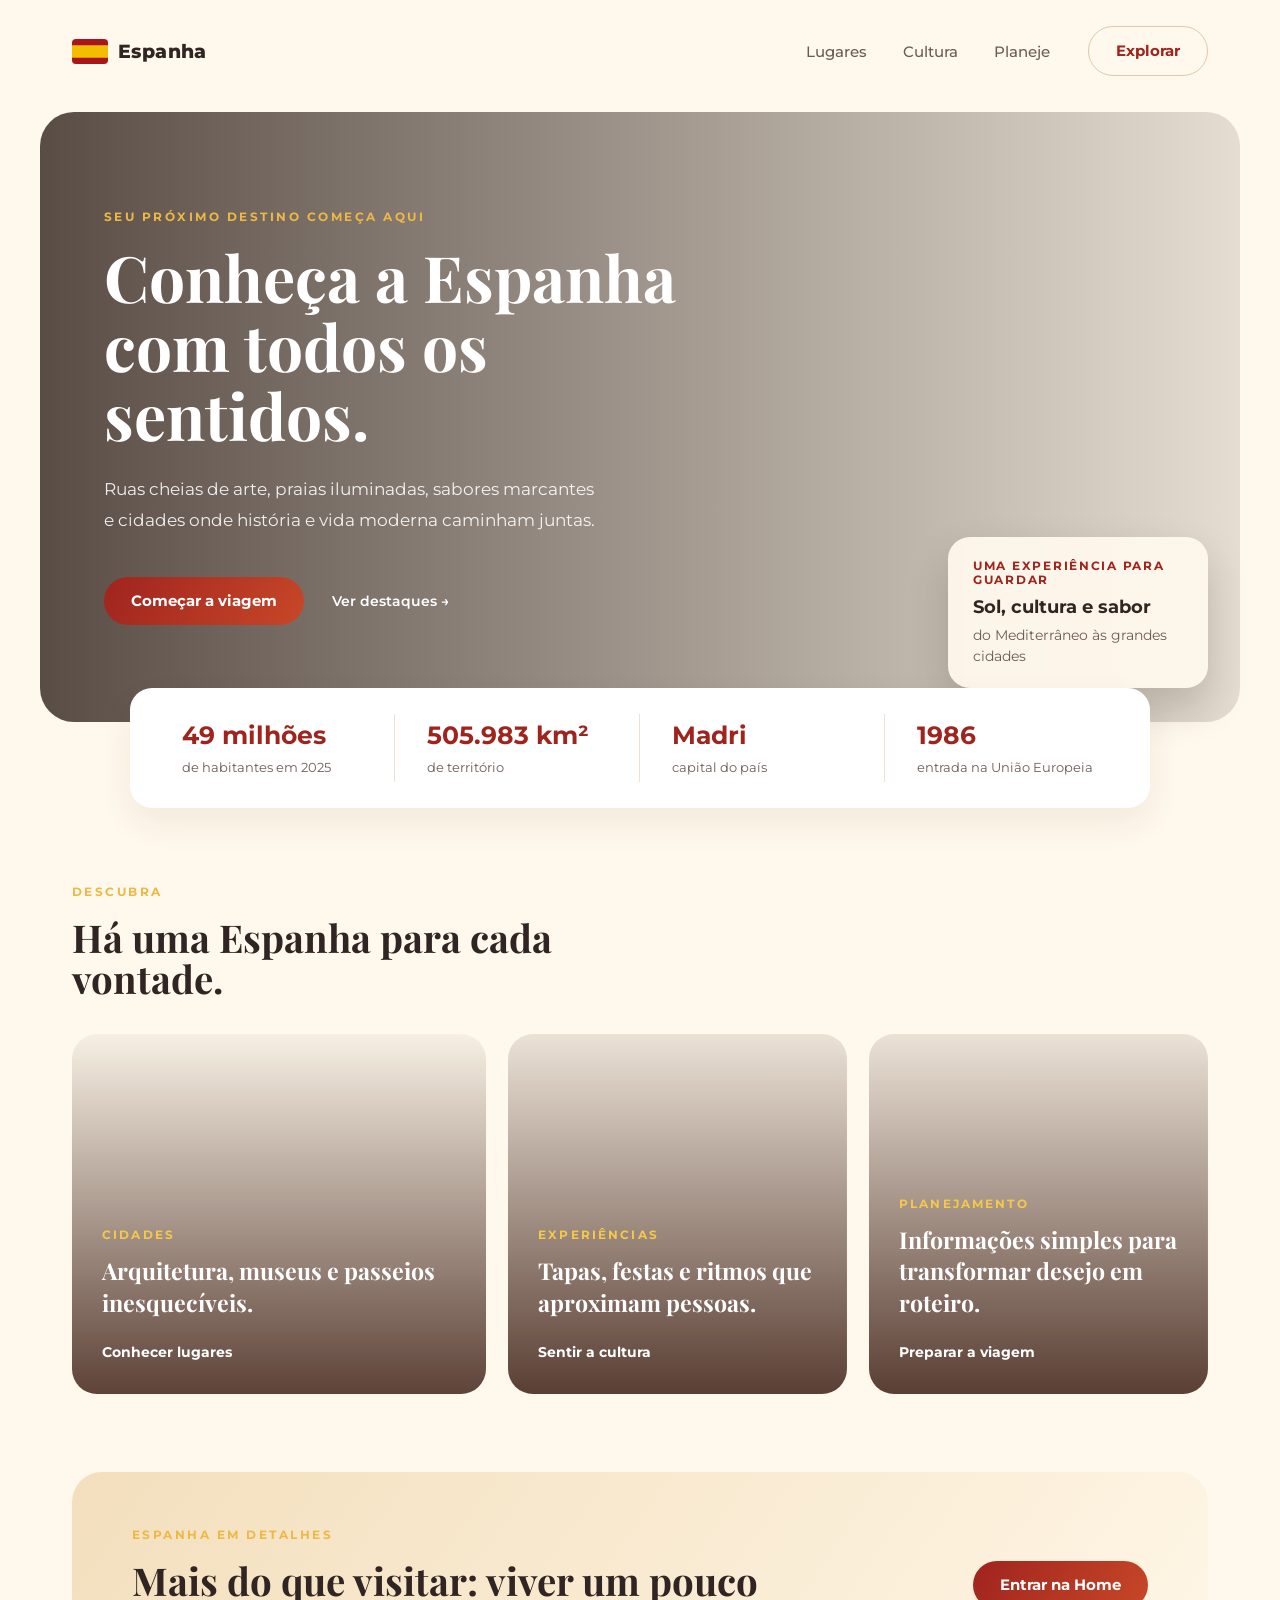
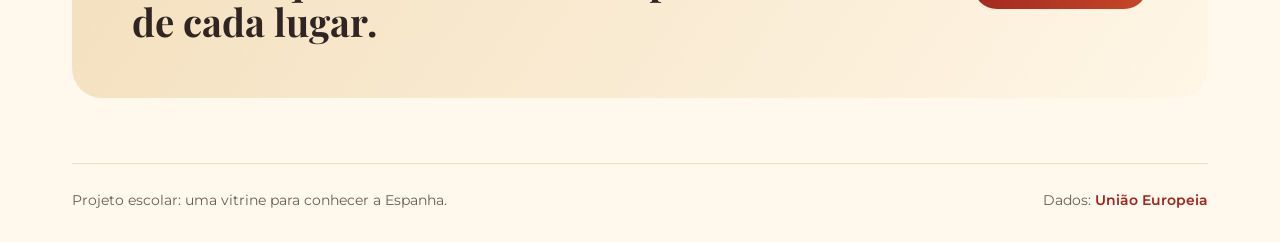
<file: landing/index.html>
<!DOCTYPE html>
<html lang="pt-BR">
    <head>
        <meta charset="UTF-8">
        <meta name="viewport" content="width=device-width, initial-scale=1.0">
        <title>Espanha | Uma viagem para sentir</title>
        <link href="https://fonts.googleapis.com/css2?family=Montserrat:wght@400;500;600;700;800&family=Playfair+Display:wght@700&display=swap" rel="stylesheet">
        <link rel="stylesheet" href="index.css">
    </head>
    <body>
        <header class="cabecalho">
            <a href="index.html" class="marca">
                <img src="../imagens/bandeira-espanha.svg" alt="Bandeira da Espanha" class="bandeira">
                Espanha
            </a>

            <nav class="menu">
                <a href="../pages/lugares.html">Lugares</a>
                <a href="../pages/influencias.html">Cultura</a>
                <a href="../pages/viajar.html">Planeje</a>
            </nav>

            <a href="../pages/home.html" class="botao botao-claro">Explorar</a>
        </header>

        <main>
            <section class="hero">
                <div class="hero-conteudo">
                    <p class="destaque">Seu próximo destino começa aqui</p>
                    <h1>Conheça a Espanha com todos os sentidos.</h1>
                    <p class="descricao">
                        Ruas cheias de arte, praias iluminadas, sabores marcantes
                        e cidades onde história e vida moderna caminham juntas.
                    </p>

                    <div class="acoes">
                        <a href="../pages/home.html" class="botao botao-principal">
                            Começar a viagem
                        </a>
                        <a href="#descubra" class="link-seta">Ver destaques &rarr;</a>
                    </div>
                </div>

                <div class="cartao-flutuante">
                    <p>Uma experiência para guardar</p>
                    <strong>Sol, cultura e sabor</strong>
                    <span>do Mediterrâneo às grandes cidades</span>
                </div>
            </section>

            <section class="numeros" aria-label="Dados da Espanha">
                <article>
                    <strong>49 milhões</strong>
                    <span>de habitantes em 2025</span>
                </article>
                <article>
                    <strong>505.983 km²</strong>
                    <span>de território</span>
                </article>
                <article>
                    <strong>Madri</strong>
                    <span>capital do país</span>
                </article>
                <article>
                    <strong>1986</strong>
                    <span>entrada na União Europeia</span>
                </article>
            </section>

            <section class="descubra" id="descubra">
                <div class="titulo-secao">
                    <p class="destaque">Descubra</p>
                    <h2>Há uma Espanha para cada vontade.</h2>
                </div>

                <div class="vitrines">
                    <article class="vitrine vitrine-cidades">
                        <p>Cidades</p>
                        <h3>Arquitetura, museus e passeios inesquecíveis.</h3>
                        <a href="../pages/lugares.html">Conhecer lugares</a>
                    </article>

                    <article class="vitrine vitrine-sabores">
                        <p>Experiências</p>
                        <h3>Tapas, festas e ritmos que aproximam pessoas.</h3>
                        <a href="../pages/influencias.html">Sentir a cultura</a>
                    </article>

                    <article class="vitrine vitrine-planejamento">
                        <p>Planejamento</p>
                        <h3>Informações simples para transformar desejo em roteiro.</h3>
                        <a href="../pages/viajar.html">Preparar a viagem</a>
                    </article>
                </div>
            </section>

            <section class="convite">
                <div>
                    <p class="destaque">Espanha em detalhes</p>
                    <h2>Mais do que visitar: viver um pouco de cada lugar.</h2>
                </div>
                <a href="../pages/home.html" class="botao botao-principal">Entrar na Home</a>
            </section>
        </main>

        <footer class="rodape">
            <p>Projeto escolar: uma vitrine para conhecer a Espanha.</p>
            <p>
                Dados:
                <a href="https://european-union.europa.eu/principles-countries-history/eu-countries/spain_pt" target="_blank" rel="noopener noreferrer">
                    União Europeia
                </a>
            </p>
        </footer>
    </body>
</html>
</file>
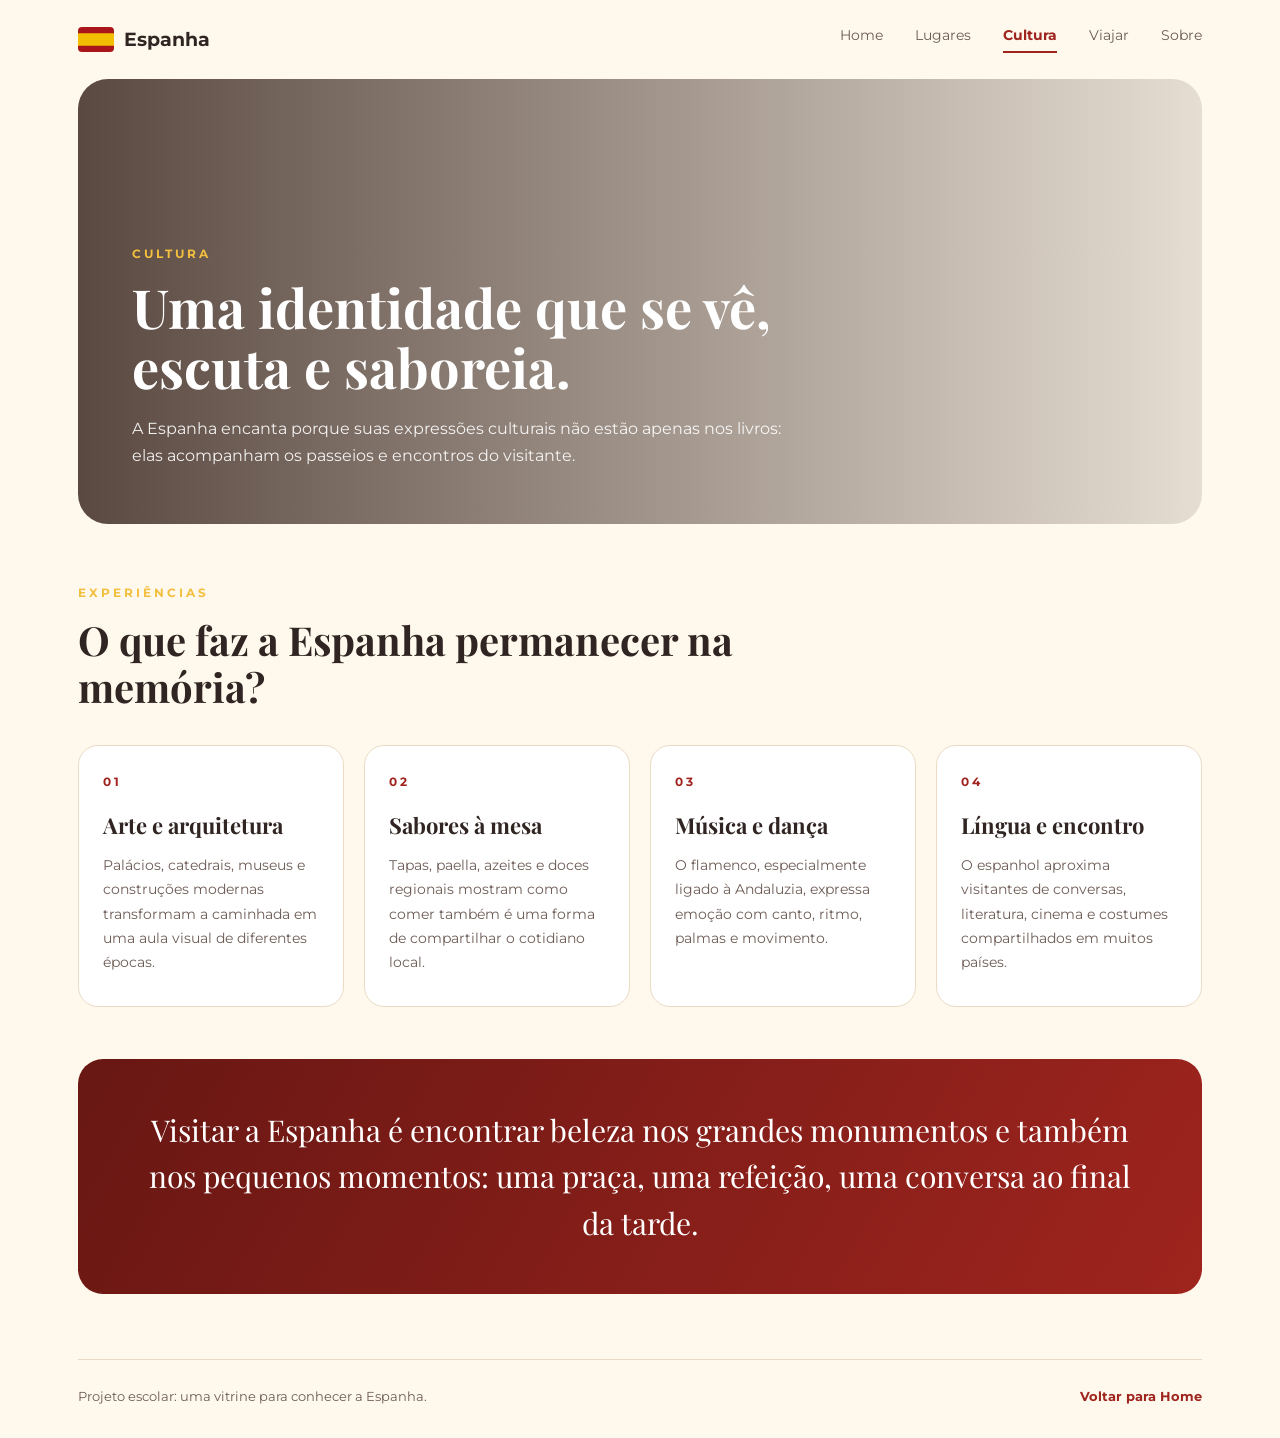
<file: pages/influencias.html>
<!DOCTYPE html>
<html lang="pt-BR">
    <head>
        <meta charset="UTF-8">
        <meta name="viewport" content="width=device-width, initial-scale=1.0">
        <title>Espanha | Cultura</title>
        <link href="https://fonts.googleapis.com/css2?family=Montserrat:wght@400;500;600;700;800&family=Playfair+Display:wght@700&display=swap" rel="stylesheet">
        <link rel="stylesheet" href="influencias.css">
    </head>
    <body>
        <header class="cabecalho">
            <a href="../landing/index.html" class="marca">
                <img src="../imagens/bandeira-espanha.svg" alt="Bandeira da Espanha" class="bandeira">
                Espanha
            </a>

            <nav class="menu">
                <a href="home.html">Home</a>
                <a href="lugares.html">Lugares</a>
                <a class="ativo" href="influencias.html">Cultura</a>
                <a href="viajar.html">Viajar</a>
                <a href="sobre.html">Sobre</a>
            </nav>
        </header>

        <main>
            <section class="hero-interno hero-cultura">
                <div>
                    <p class="etiqueta">Cultura</p>
                    <h1>Uma identidade que se vê, escuta e saboreia.</h1>
                    <p>
                        A Espanha encanta porque suas expressões culturais não estão
                        apenas nos livros: elas acompanham os passeios e encontros do visitante.
                    </p>
                </div>
            </section>

            <section class="introducao">
                <p class="etiqueta">Experiências</p>
                <h2>O que faz a Espanha permanecer na memória?</h2>
            </section>

            <section class="experiencias">
                <article>
                    <span class="numero">01</span>
                    <h3>Arte e arquitetura</h3>
                    <p>
                        Palácios, catedrais, museus e construções modernas transformam
                        a caminhada em uma aula visual de diferentes épocas.
                    </p>
                </article>
                <article>
                    <span class="numero">02</span>
                    <h3>Sabores à mesa</h3>
                    <p>
                        Tapas, paella, azeites e doces regionais mostram como comer
                        também é uma forma de compartilhar o cotidiano local.
                    </p>
                </article>
                <article>
                    <span class="numero">03</span>
                    <h3>Música e dança</h3>
                    <p>
                        O flamenco, especialmente ligado à Andaluzia, expressa
                        emoção com canto, ritmo, palmas e movimento.
                    </p>
                </article>
                <article>
                    <span class="numero">04</span>
                    <h3>Língua e encontro</h3>
                    <p>
                        O espanhol aproxima visitantes de conversas, literatura,
                        cinema e costumes compartilhados em muitos países.
                    </p>
                </article>
            </section>

            <section class="frase">
                <p>
                    Visitar a Espanha é encontrar beleza nos grandes monumentos
                    e também nos pequenos momentos: uma praça, uma refeição,
                    uma conversa ao final da tarde.
                </p>
            </section>
        </main>

        <footer class="rodape">
            <p>Projeto escolar: uma vitrine para conhecer a Espanha.</p>
            <a href="home.html">Voltar para Home</a>
        </footer>
    </body>
</html>
</file>
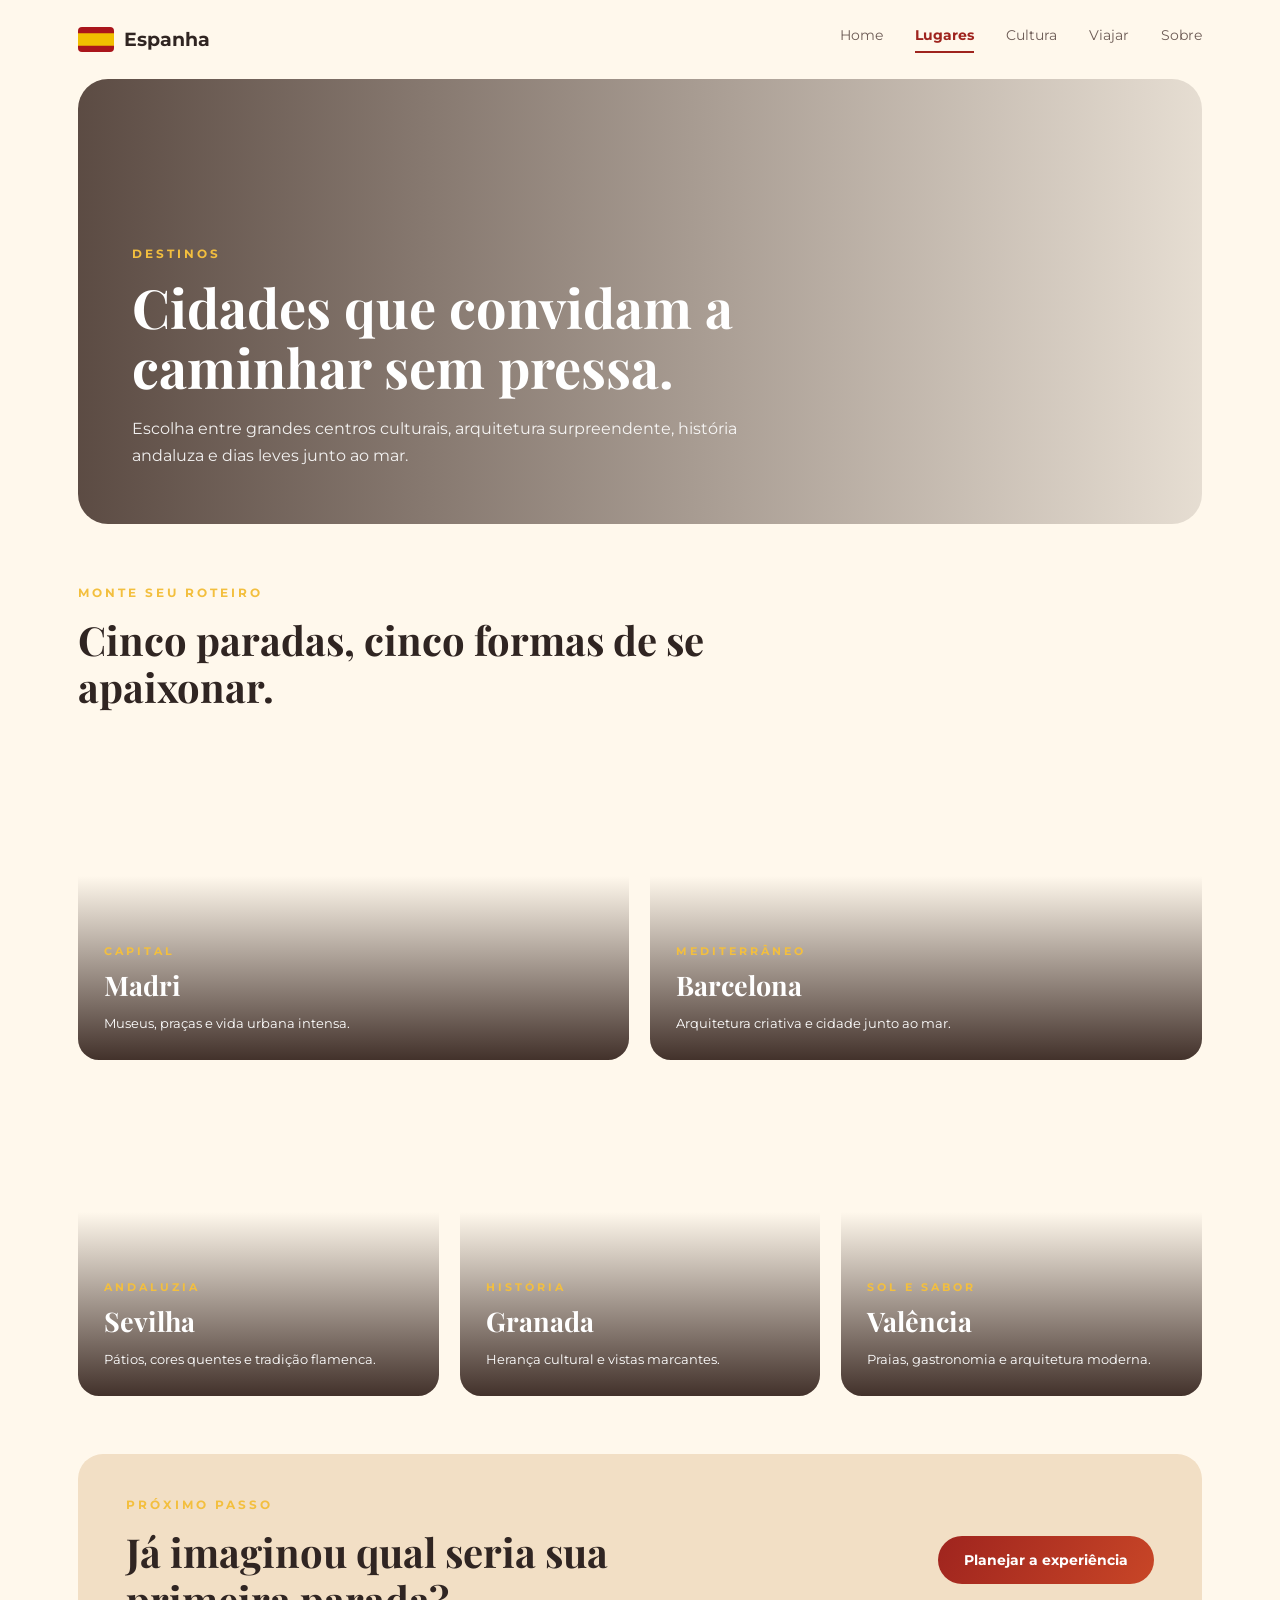
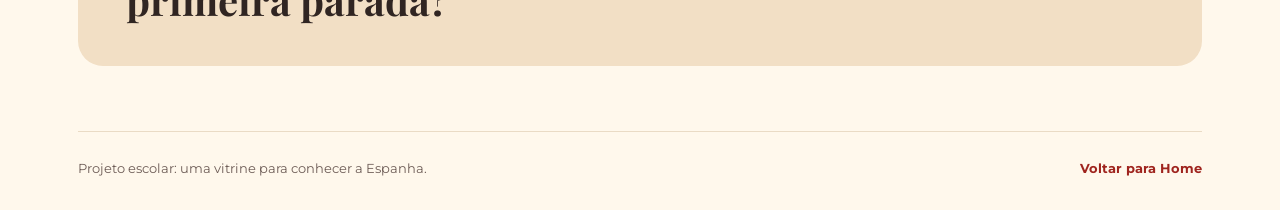
<file: pages/lugares.html>
<!DOCTYPE html>
<html lang="pt-BR">
    <head>
        <meta charset="UTF-8">
        <meta name="viewport" content="width=device-width, initial-scale=1.0">
        <title>Espanha | Lugares</title>
        <link href="https://fonts.googleapis.com/css2?family=Montserrat:wght@400;500;600;700;800&family=Playfair+Display:wght@700&display=swap" rel="stylesheet">
        <link rel="stylesheet" href="lugares.css">
    </head>
    <body>
        <header class="cabecalho">
            <a href="../landing/index.html" class="marca">
                <img src="../imagens/bandeira-espanha.svg" alt="Bandeira da Espanha" class="bandeira">
                Espanha
            </a>

            <nav class="menu">
                <a href="home.html">Home</a>
                <a class="ativo" href="lugares.html">Lugares</a>
                <a href="influencias.html">Cultura</a>
                <a href="viajar.html">Viajar</a>
                <a href="sobre.html">Sobre</a>
            </nav>
        </header>

        <main>
            <section class="hero-interno hero-lugares">
                <div>
                    <p class="etiqueta">Destinos</p>
                    <h1>Cidades que convidam a caminhar sem pressa.</h1>
                    <p>
                        Escolha entre grandes centros culturais, arquitetura surpreendente,
                        história andaluza e dias leves junto ao mar.
                    </p>
                </div>
            </section>

            <section class="introducao">
                <p class="etiqueta">Monte seu roteiro</p>
                <h2>Cinco paradas, cinco formas de se apaixonar.</h2>
            </section>

            <section class="destinos">
                <article class="destino destino-madri">
                    <div>
                        <p>Capital</p>
                        <h3>Madri</h3>
                        <span>Museus, praças e vida urbana intensa.</span>
                    </div>
                </article>

                <article class="destino destino-barcelona">
                    <div>
                        <p>Mediterrâneo</p>
                        <h3>Barcelona</h3>
                        <span>Arquitetura criativa e cidade junto ao mar.</span>
                    </div>
                </article>

                <article class="destino destino-sevilha">
                    <div>
                        <p>Andaluzia</p>
                        <h3>Sevilha</h3>
                        <span>Pátios, cores quentes e tradição flamenca.</span>
                    </div>
                </article>

                <article class="destino destino-granada">
                    <div>
                        <p>História</p>
                        <h3>Granada</h3>
                        <span>Herança cultural e vistas marcantes.</span>
                    </div>
                </article>

                <article class="destino destino-valencia">
                    <div>
                        <p>Sol e sabor</p>
                        <h3>Valência</h3>
                        <span>Praias, gastronomia e arquitetura moderna.</span>
                    </div>
                </article>
            </section>

            <section class="chamada">
                <div>
                    <p class="etiqueta">Próximo passo</p>
                    <h2>Já imaginou qual seria sua primeira parada?</h2>
                </div>
                <a class="botao" href="viajar.html">Planejar a experiência</a>
            </section>
        </main>

        <footer class="rodape">
            <p>Projeto escolar: uma vitrine para conhecer a Espanha.</p>
            <a href="home.html">Voltar para Home</a>
        </footer>
    </body>
</html>
</file>
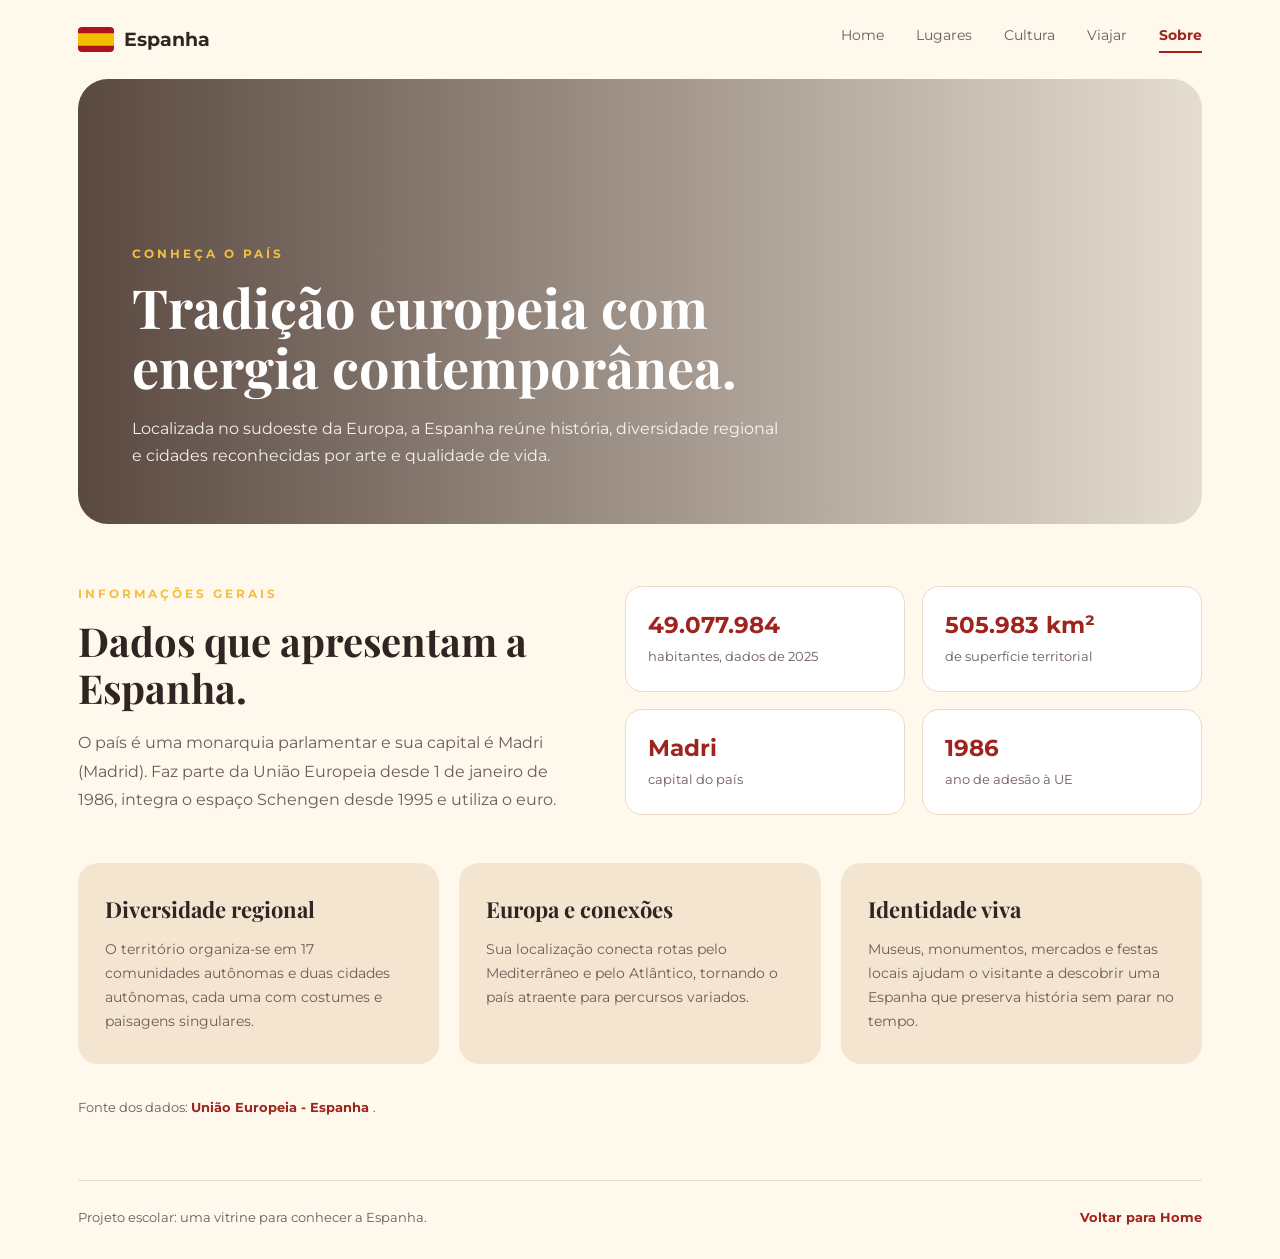
<file: pages/sobre.html>
<!DOCTYPE html>
<html lang="pt-BR">
    <head>
        <meta charset="UTF-8">
        <meta name="viewport" content="width=device-width, initial-scale=1.0">
        <title>Espanha | Sobre o país</title>
        <link href="https://fonts.googleapis.com/css2?family=Montserrat:wght@400;500;600;700;800&family=Playfair+Display:wght@700&display=swap" rel="stylesheet">
        <link rel="stylesheet" href="sobre.css">
    </head>
    <body>
        <header class="cabecalho">
            <a href="../landing/index.html" class="marca">
                <img src="../imagens/bandeira-espanha.svg" alt="Bandeira da Espanha" class="bandeira">
                Espanha
            </a>

            <nav class="menu">
                <a href="home.html">Home</a>
                <a href="lugares.html">Lugares</a>
                <a href="influencias.html">Cultura</a>
                <a href="viajar.html">Viajar</a>
                <a class="ativo" href="sobre.html">Sobre</a>
            </nav>
        </header>

        <main>
            <section class="hero-interno hero-sobre">
                <div>
                    <p class="etiqueta">Conheça o país</p>
                    <h1>Tradição europeia com energia contemporânea.</h1>
                    <p>
                        Localizada no sudoeste da Europa, a Espanha reúne história,
                        diversidade regional e cidades reconhecidas por arte e qualidade de vida.
                    </p>
                </div>
            </section>

            <section class="conteudo-duplo">
                <div>
                    <p class="etiqueta">Informações gerais</p>
                    <h2>Dados que apresentam a Espanha.</h2>
                    <p class="paragrafo">
                        O país é uma monarquia parlamentar e sua capital é Madri
                        (Madrid). Faz parte da União Europeia desde 1 de janeiro de 1986,
                        integra o espaço Schengen desde 1995 e utiliza o euro.
                    </p>
                </div>

                <div class="dados">
                    <article>
                        <strong>49.077.984</strong>
                        <p>habitantes, dados de 2025</p>
                    </article>
                    <article>
                        <strong>505.983 km²</strong>
                        <p>de superfície territorial</p>
                    </article>
                    <article>
                        <strong>Madri</strong>
                        <p>capital do país</p>
                    </article>
                    <article>
                        <strong>1986</strong>
                        <p>ano de adesão à UE</p>
                    </article>
                </div>
            </section>

            <section class="cartoes-informacao">
                <article>
                    <h3>Diversidade regional</h3>
                    <p>
                        O território organiza-se em 17 comunidades autônomas e
                        duas cidades autônomas, cada uma com costumes e paisagens singulares.
                    </p>
                </article>
                <article>
                    <h3>Europa e conexões</h3>
                    <p>
                        Sua localização conecta rotas pelo Mediterrâneo e pelo Atlântico,
                        tornando o país atraente para percursos variados.
                    </p>
                </article>
                <article>
                    <h3>Identidade viva</h3>
                    <p>
                        Museus, monumentos, mercados e festas locais ajudam o visitante
                        a descobrir uma Espanha que preserva história sem parar no tempo.
                    </p>
                </article>
            </section>

            <p class="fonte">
                Fonte dos dados:
                <a href="https://european-union.europa.eu/principles-countries-history/eu-countries/spain_pt" target="_blank" rel="noopener noreferrer">
                    União Europeia - Espanha
                </a>.
            </p>
        </main>

        <footer class="rodape">
            <p>Projeto escolar: uma vitrine para conhecer a Espanha.</p>
            <a href="home.html">Voltar para Home</a>
        </footer>
    </body>
</html>
</file>
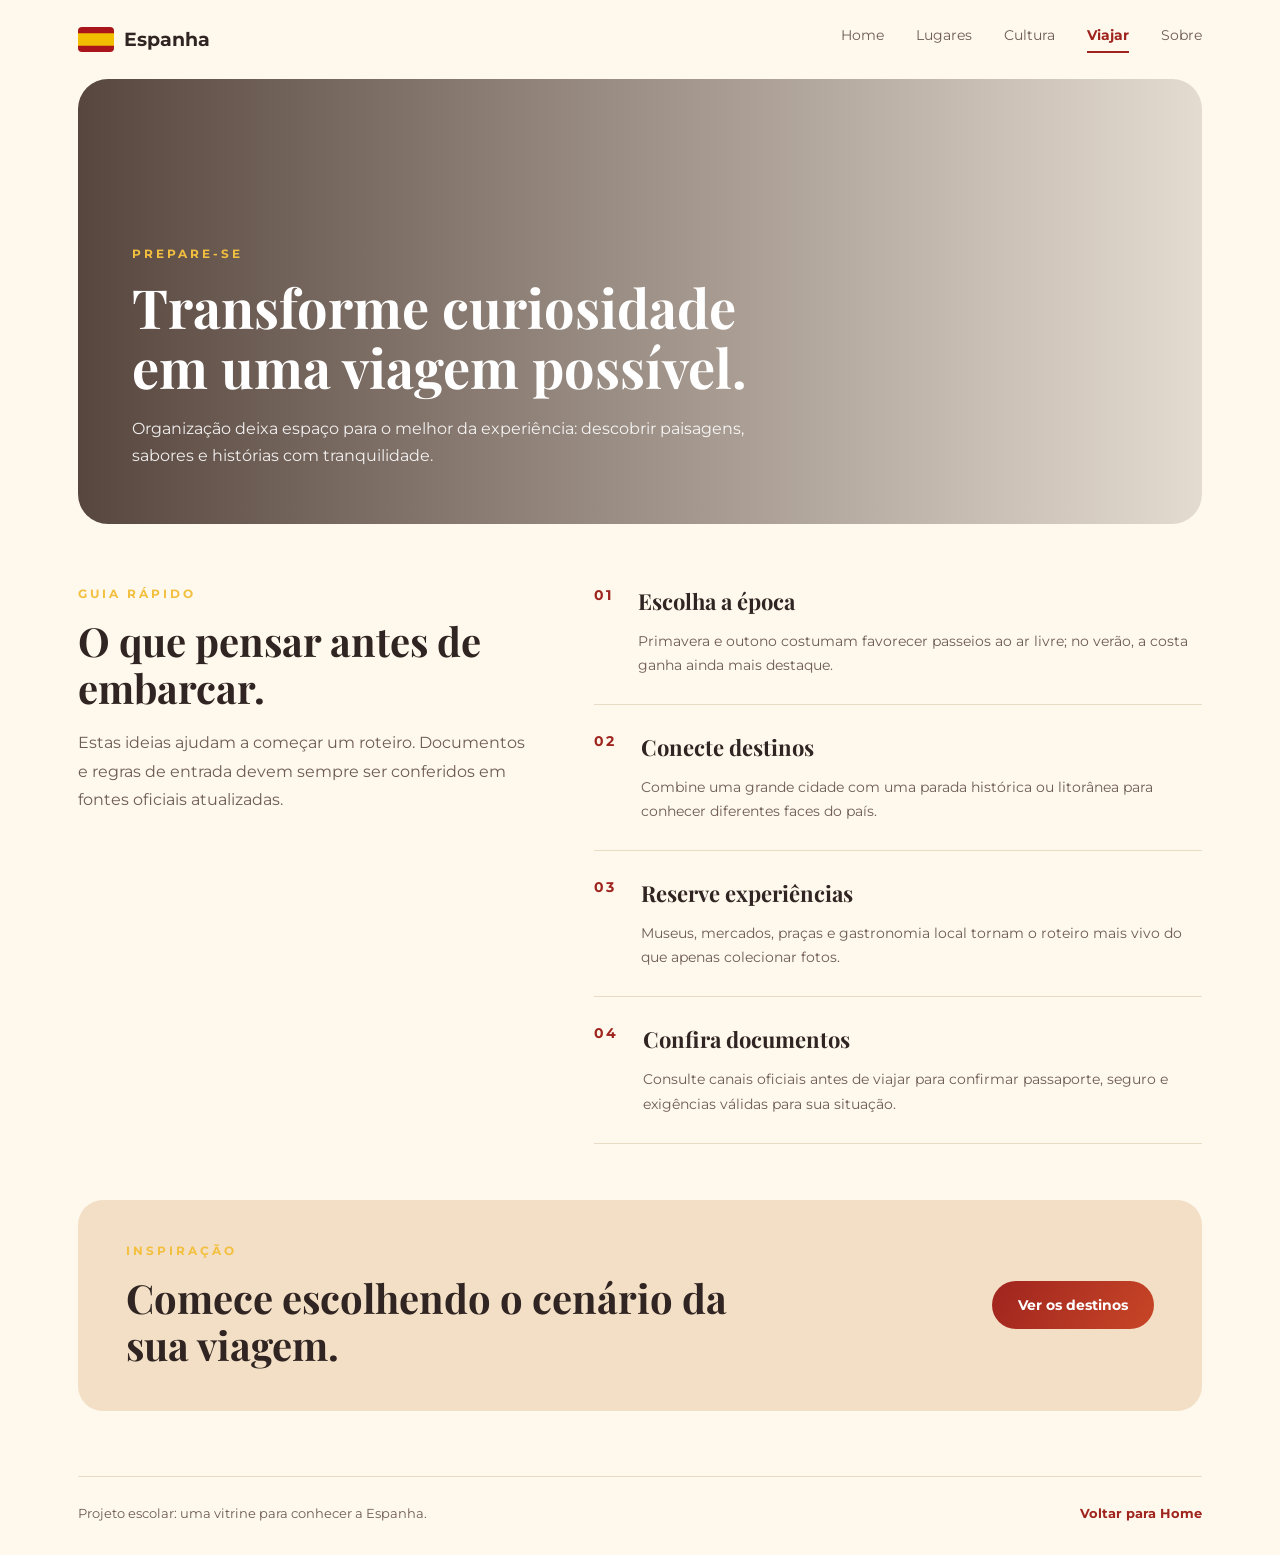
<file: pages/viajar.html>
<!DOCTYPE html>
<html lang="pt-BR">
    <head>
        <meta charset="UTF-8">
        <meta name="viewport" content="width=device-width, initial-scale=1.0">
        <title>Espanha | Planeje sua viagem</title>
        <link href="https://fonts.googleapis.com/css2?family=Montserrat:wght@400;500;600;700;800&family=Playfair+Display:wght@700&display=swap" rel="stylesheet">
        <link rel="stylesheet" href="viajar.css">
    </head>
    <body>
        <header class="cabecalho">
            <a href="../landing/index.html" class="marca">
                <img src="../imagens/bandeira-espanha.svg" alt="Bandeira da Espanha" class="bandeira">
                Espanha
            </a>

            <nav class="menu">
                <a href="home.html">Home</a>
                <a href="lugares.html">Lugares</a>
                <a href="influencias.html">Cultura</a>
                <a class="ativo" href="viajar.html">Viajar</a>
                <a href="sobre.html">Sobre</a>
            </nav>
        </header>

        <main>
            <section class="hero-interno hero-viajar">
                <div>
                    <p class="etiqueta">Prepare-se</p>
                    <h1>Transforme curiosidade em uma viagem possível.</h1>
                    <p>
                        Organização deixa espaço para o melhor da experiência:
                        descobrir paisagens, sabores e histórias com tranquilidade.
                    </p>
                </div>
            </section>

            <section class="planejamento">
                <div class="planejamento-titulo">
                    <p class="etiqueta">Guia rápido</p>
                    <h2>O que pensar antes de embarcar.</h2>
                    <p class="paragrafo">
                        Estas ideias ajudam a começar um roteiro. Documentos e regras
                        de entrada devem sempre ser conferidos em fontes oficiais atualizadas.
                    </p>
                </div>

                <div class="passos">
                    <article>
                        <strong>01</strong>
                        <div>
                            <h3>Escolha a época</h3>
                            <p>
                                Primavera e outono costumam favorecer passeios ao ar livre;
                                no verão, a costa ganha ainda mais destaque.
                            </p>
                        </div>
                    </article>
                    <article>
                        <strong>02</strong>
                        <div>
                            <h3>Conecte destinos</h3>
                            <p>
                                Combine uma grande cidade com uma parada histórica
                                ou litorânea para conhecer diferentes faces do país.
                            </p>
                        </div>
                    </article>
                    <article>
                        <strong>03</strong>
                        <div>
                            <h3>Reserve experiências</h3>
                            <p>
                                Museus, mercados, praças e gastronomia local tornam
                                o roteiro mais vivo do que apenas colecionar fotos.
                            </p>
                        </div>
                    </article>
                    <article>
                        <strong>04</strong>
                        <div>
                            <h3>Confira documentos</h3>
                            <p>
                                Consulte canais oficiais antes de viajar para confirmar
                                passaporte, seguro e exigências válidas para sua situação.
                            </p>
                        </div>
                    </article>
                </div>
            </section>

            <section class="chamada">
                <div>
                    <p class="etiqueta">Inspiração</p>
                    <h2>Comece escolhendo o cenário da sua viagem.</h2>
                </div>
                <a class="botao" href="lugares.html">Ver os destinos</a>
            </section>
        </main>

        <footer class="rodape">
            <p>Projeto escolar: uma vitrine para conhecer a Espanha.</p>
            <a href="home.html">Voltar para Home</a>
        </footer>
    </body>
</html>
</file>
<file: landing/index.css>
* {
    box-sizing: border-box;
    margin: 0;
    padding: 0;
}

:root {
    --vermelho: #9f241e;
    --vermelho-escuro: #681713;
    --amarelo: #f4c84b;
    --creme: #fff8ec;
    --areia: #f3e2ca;
    --texto: #302522;
    --texto-suave: #6d5c56;
    --branco: #ffffff;
}

html {
    scroll-behavior: smooth;
}

body {
    background-color: var(--creme);
    color: var(--texto);
    font-family: "Montserrat", Arial, sans-serif;
}

a {
    color: inherit;
    text-decoration: none;
}

.cabecalho {
    align-items: center;
    display: flex;
    gap: 38px;
    justify-content: space-between;
    margin: 0 auto;
    max-width: 1200px;
    padding: 26px 32px;
}

.marca {
    align-items: center;
    display: flex;
    font-size: 1.2rem;
    font-weight: 800;
    gap: 10px;
    letter-spacing: 0.02em;
}

.bandeira {
    border-radius: 4px;
    height: 25px;
    object-fit: cover;
    width: 36px;
}

.menu {
    display: flex;
    gap: 36px;
    margin-left: auto;
}

.menu a {
    color: var(--texto-suave);
    font-size: 0.95rem;
    font-weight: 500;
}

.menu a:hover {
    color: var(--vermelho);
}

.botao {
    border-radius: 28px;
    display: inline-block;
    font-size: 0.93rem;
    font-weight: 700;
    padding: 15px 27px;
    transition: transform 0.2s, box-shadow 0.2s;
}

.botao:hover {
    box-shadow: 0 14px 28px rgba(104, 23, 19, 0.18);
    transform: translateY(-2px);
}

.botao-claro {
    border: 1px solid #ddc9ac;
    color: var(--vermelho);
}

.botao-principal {
    background: linear-gradient(120deg, var(--vermelho), #c84728);
    color: var(--branco);
}

.hero {
    background-image:
        linear-gradient(90deg, rgba(39, 25, 19, 0.77), rgba(39, 25, 19, 0.12)),
        url("https://images.unsplash.com/photo-1558642084-fd07fae5282e?auto=format&fit=crop&w=1800&q=80");
    background-position: center;
    background-size: cover;
    border-radius: 34px;
    color: var(--branco);
    display: flex;
    margin: 10px auto 0;
    max-width: 1200px;
    min-height: 610px;
    padding: 72px 64px;
    position: relative;
}

.hero-conteudo {
    align-self: center;
    max-width: 610px;
}

.destaque {
    color: #edb944;
    font-size: 0.78rem;
    font-weight: 700;
    letter-spacing: 0.2em;
    margin-bottom: 18px;
    text-transform: uppercase;
}

h1,
h2 {
    font-family: "Playfair Display", Georgia, serif;
    line-height: 1.08;
}

h1 {
    font-size: clamp(2.9rem, 5vw, 4.4rem);
    margin-bottom: 25px;
}

.descricao {
    color: rgba(255, 255, 255, 0.9);
    font-size: 1.05rem;
    line-height: 1.8;
    max-width: 500px;
}

.acoes {
    align-items: center;
    display: flex;
    gap: 28px;
    margin-top: 42px;
}

.link-seta {
    font-size: 0.9rem;
    font-weight: 600;
}

.cartao-flutuante {
    background-color: rgba(255, 248, 236, 0.95);
    border-radius: 22px;
    bottom: 34px;
    box-shadow: 0 20px 40px rgba(34, 22, 17, 0.18);
    color: var(--texto);
    padding: 22px 25px;
    position: absolute;
    right: 32px;
    width: 260px;
}

.cartao-flutuante p {
    color: var(--vermelho);
    font-size: 0.72rem;
    font-weight: 700;
    letter-spacing: 0.15em;
    margin-bottom: 9px;
    text-transform: uppercase;
}

.cartao-flutuante strong {
    display: block;
    font-size: 1.1rem;
    margin-bottom: 8px;
}

.cartao-flutuante span {
    color: var(--texto-suave);
    font-size: 0.85rem;
    line-height: 1.5;
}

.numeros {
    background-color: var(--branco);
    border-radius: 22px;
    box-shadow: 0 15px 35px rgba(83, 45, 25, 0.07);
    display: grid;
    grid-template-columns: repeat(4, 1fr);
    margin: -34px auto 76px;
    max-width: 1020px;
    padding: 26px 20px;
    position: relative;
}

.numeros article {
    border-right: 1px solid #eee1d3;
    padding: 6px 32px;
}

.numeros article:last-child {
    border-right: none;
}

.numeros strong {
    color: var(--vermelho);
    display: block;
    font-size: 1.55rem;
    margin-bottom: 7px;
}

.numeros span {
    color: var(--texto-suave);
    font-size: 0.82rem;
}

.descubra {
    margin: 0 auto 78px;
    max-width: 1200px;
    padding: 0 32px;
}

.titulo-secao {
    margin-bottom: 34px;
    max-width: 570px;
}

.titulo-secao h2,
.convite h2 {
    font-size: clamp(2rem, 3vw, 2.8rem);
}

.vitrines {
    display: grid;
    gap: 22px;
    grid-template-columns: 1.1fr 0.9fr 0.9fr;
}

.vitrine {
    border-radius: 25px;
    color: var(--branco);
    display: flex;
    flex-direction: column;
    justify-content: flex-end;
    min-height: 360px;
    overflow: hidden;
    padding: 34px 30px;
    position: relative;
}

.vitrine::before {
    background-position: center;
    background-size: cover;
    content: "";
    inset: 0;
    position: absolute;
    transition: transform 0.35s;
}

.vitrine:hover::before {
    transform: scale(1.04);
}

.vitrine p,
.vitrine h3,
.vitrine a {
    position: relative;
}

.vitrine p {
    color: var(--amarelo);
    font-size: 0.74rem;
    font-weight: 700;
    letter-spacing: 0.18em;
    margin-bottom: 13px;
    text-transform: uppercase;
}

.vitrine h3 {
    font-family: "Playfair Display", Georgia, serif;
    font-size: 1.45rem;
    line-height: 1.35;
    margin-bottom: 26px;
}

.vitrine a {
    font-size: 0.87rem;
    font-weight: 700;
}

.vitrine-cidades::before {
    background-image:
        linear-gradient(0deg, rgba(58, 27, 17, 0.82), rgba(58, 27, 17, 0.04)),
        url("https://images.unsplash.com/photo-1539037116277-4db20889f2d4?auto=format&fit=crop&w=900&q=80");
}

.vitrine-sabores::before {
    background-image:
        linear-gradient(0deg, rgba(58, 27, 17, 0.84), rgba(58, 27, 17, 0.1)),
        url("https://images.unsplash.com/photo-1515443961218-a51367888e4b?auto=format&fit=crop&w=900&q=80");
}

.vitrine-planejamento::before {
    background-image:
        linear-gradient(0deg, rgba(58, 27, 17, 0.84), rgba(58, 27, 17, 0.1)),
        url("https://images.unsplash.com/photo-1509840841025-9088ba78a826?auto=format&fit=crop&w=900&q=80");
}

.convite {
    align-items: center;
    background: linear-gradient(125deg, #f3dfbd, #fff6e6);
    border-radius: 30px;
    display: flex;
    gap: 40px;
    justify-content: space-between;
    margin: 0 auto 65px;
    max-width: 1136px;
    padding: 55px 60px;
}

.convite div {
    max-width: 650px;
}

.rodape {
    border-top: 1px solid #e9dbc6;
    color: var(--texto-suave);
    display: flex;
    font-size: 0.86rem;
    justify-content: space-between;
    margin: 0 auto;
    max-width: 1136px;
    padding: 28px 0 34px;
}

.rodape a {
    color: var(--vermelho);
    font-weight: 600;
}

@media (max-width: 900px) {
    .cabecalho {
        flex-wrap: wrap;
        padding: 22px;
    }

    .menu {
        gap: 20px;
        order: 3;
        width: 100%;
    }

    .hero {
        border-radius: 0;
        margin-top: 0;
        min-height: 570px;
        padding: 56px 28px 125px;
    }

    .cartao-flutuante {
        bottom: 22px;
        left: 28px;
        right: auto;
    }

    .numeros {
        gap: 20px;
        grid-template-columns: repeat(2, 1fr);
        margin: 24px 22px 58px;
    }

    .numeros article {
        border-right: none;
        padding: 8px 14px;
    }

    .vitrines {
        grid-template-columns: 1fr;
    }

    .vitrine {
        min-height: 300px;
    }

    .convite {
        align-items: flex-start;
        border-radius: 0;
        flex-direction: column;
        margin-bottom: 35px;
        padding: 42px 28px;
    }

    .rodape {
        flex-direction: column;
        gap: 12px;
        padding: 24px 22px;
    }
}

@media (max-width: 520px) {
    .botao-claro {
        display: none;
    }

    h1 {
        font-size: 2.45rem;
    }

    .acoes {
        align-items: flex-start;
        flex-direction: column;
        gap: 22px;
    }
}
</file>
<file: pages/influencias.css>
*{
    box-sizing: border-box;
    margin: 0;
    padding: 0;
}

body{
    background-color: #fff8ec;
    color: #302522;
    font-family: "Montserrat", Arial, sans-serif;
}

a{
    color: inherit;
    text-decoration: none;
}

/* Cabecalho e navegacao */
.cabecalho{
    align-items: center;
    display: flex;
    gap: 46px;
    justify-content: space-between;
    margin: 0 auto;
    max-width: 1180px;
    padding: 26px 28px;
}

.marca{
    align-items: center;
    display: flex;
    font-size: 19px;
    font-weight: bold;
    gap: 10px;
}

.bandeira{
    border-radius: 4px;
    height: 25px;
    object-fit: cover;
    width: 36px;
}

.menu{
    display: flex;
    flex-wrap: wrap;
    gap: 32px;
}

.menu a{
    color: #6d5c56;
    font-size: 14px;
    padding-bottom: 7px;
}

.menu a:hover{
    color: #9f241e;
}

.menu .ativo{
    border-bottom: 2px solid #9f241e;
    color: #9f241e;
    font-weight: bold;
}

/* Cultura da Espanha */
main{
    margin: 0 auto;
    max-width: 1180px;
    padding: 0 28px 65px;
}

.hero-interno{
    align-items: flex-end;
    background-image:
        linear-gradient(90deg, rgba(48, 29, 22, 0.80), rgba(48, 29, 22, 0.12)),
        url("https://images.unsplash.com/photo-1515443961218-a51367888e4b?auto=format&fit=crop&w=1700&q=80");
    background-position: center;
    background-size: cover;
    border-radius: 30px;
    color: #fff;
    display: flex;
    min-height: 445px;
    padding: 55px 54px;
}

.hero-interno div{
    max-width: 650px;
}

.etiqueta{
    color: #f3bf3e;
    font-size: 12px;
    font-weight: bold;
    letter-spacing: 3px;
    margin-bottom: 16px;
    text-transform: uppercase;
}

.hero-interno h1{
    font-family: "Playfair Display", Georgia, serif;
    font-size: 54px;
    line-height: 1.12;
    margin-bottom: 17px;
}

.hero-interno div > p:last-child{
    color: rgba(255, 255, 255, 0.91);
    line-height: 1.7;
}

.introducao{
    margin: 61px 0 35px;
    max-width: 700px;
}

.introducao h2{
    font-family: "Playfair Display", Georgia, serif;
    font-size: 40px;
    line-height: 1.18;
}

/* Cards das experiencias */
.experiencias{
    display: grid;
    gap: 20px;
    grid-template-columns: repeat(4, 1fr);
}

.experiencias article{
    background-color: #fff;
    border: 1px solid #eadbc5;
    border-radius: 20px;
    padding: 28px 24px 32px;
}

.numero{
    color: #9f241e;
    display: block;
    font-size: 12px;
    font-weight: bold;
    letter-spacing: 3px;
    margin-bottom: 21px;
}

.experiencias h3{
    font-family: "Playfair Display", Georgia, serif;
    font-size: 22px;
    margin-bottom: 13px;
}

.experiencias p{
    color: #6d5c56;
    font-size: 14px;
    line-height: 1.72;
}

.frase{
    background: linear-gradient(120deg, #681713, #9f241e);
    border-radius: 25px;
    color: #fff;
    font-family: "Playfair Display", Georgia, serif;
    font-size: 30px;
    line-height: 1.55;
    margin-top: 52px;
    padding: 48px 70px;
    text-align: center;
}

/* Rodape */
.rodape{
    border-top: 1px solid #eadbc5;
    color: #6d5c56;
    display: flex;
    font-size: 13px;
    justify-content: space-between;
    margin: 0 auto;
    max-width: 1124px;
    padding: 28px 0 34px;
}

.rodape a{
    color: #9f241e;
    font-weight: bold;
}

/* Ajuste para telas menores */
@media (max-width: 920px){
    .cabecalho{
        align-items: flex-start;
        flex-direction: column;
        gap: 22px;
        padding: 22px;
    }

    .menu{
        gap: 20px;
    }

    main{
        padding: 0 20px 42px;
    }

    .hero-interno{
        border-radius: 22px;
        min-height: 400px;
        padding: 38px 27px;
    }

    .hero-interno h1{
        font-size: 38px;
    }

    .experiencias{
        grid-template-columns: 1fr;
    }

    .frase{
        font-size: 23px;
        padding: 38px 27px;
    }

    .rodape{
        flex-direction: column;
        gap: 12px;
        padding: 25px 20px;
    }
}
</file>
<file: pages/lugares.css>
*{
    box-sizing: border-box;
    margin: 0;
    padding: 0;
}

body{
    background-color: #fff8ec;
    color: #302522;
    font-family: "Montserrat", Arial, sans-serif;
}

a{
    color: inherit;
    text-decoration: none;
}

/* Cabecalho e navegacao */
.cabecalho{
    align-items: center;
    display: flex;
    gap: 46px;
    justify-content: space-between;
    margin: 0 auto;
    max-width: 1180px;
    padding: 26px 28px;
}

.marca{
    align-items: center;
    display: flex;
    font-size: 19px;
    font-weight: bold;
    gap: 10px;
}

.bandeira{
    border-radius: 4px;
    height: 25px;
    object-fit: cover;
    width: 36px;
}

.menu{
    display: flex;
    flex-wrap: wrap;
    gap: 32px;
}

.menu a{
    color: #6d5c56;
    font-size: 14px;
    padding-bottom: 7px;
}

.menu a:hover{
    color: #9f241e;
}

.menu .ativo{
    border-bottom: 2px solid #9f241e;
    color: #9f241e;
    font-weight: bold;
}

/* Apresentacao dos lugares */
main{
    margin: 0 auto;
    max-width: 1180px;
    padding: 0 28px 65px;
}

.hero-interno{
    align-items: flex-end;
    background-image:
        linear-gradient(90deg, rgba(48, 29, 22, 0.79), rgba(48, 29, 22, 0.12)),
        url("https://images.unsplash.com/photo-1539037116277-4db20889f2d4?auto=format&fit=crop&w=1700&q=80");
    background-position: center;
    background-size: cover;
    border-radius: 30px;
    color: #fff;
    display: flex;
    min-height: 445px;
    padding: 55px 54px;
}

.hero-interno div{
    max-width: 650px;
}

.etiqueta{
    color: #f3bf3e;
    font-size: 12px;
    font-weight: bold;
    letter-spacing: 3px;
    margin-bottom: 16px;
    text-transform: uppercase;
}

.hero-interno h1{
    font-family: "Playfair Display", Georgia, serif;
    font-size: 54px;
    line-height: 1.12;
    margin-bottom: 17px;
}

.hero-interno div > p:last-child{
    color: rgba(255, 255, 255, 0.91);
    line-height: 1.7;
}

.introducao{
    margin: 61px 0 35px;
    max-width: 650px;
}

.introducao h2,
.chamada h2{
    font-family: "Playfair Display", Georgia, serif;
    font-size: 40px;
    line-height: 1.18;
}

/* Cartoes dos destinos */
.destinos{
    display: grid;
    gap: 21px;
    grid-template-columns: repeat(6, 1fr);
    margin-bottom: 58px;
}

.destino{
    background-position: center;
    background-size: cover;
    border-radius: 21px;
    color: #fff;
    display: flex;
    grid-column: span 2;
    min-height: 315px;
    overflow: hidden;
}

.destino:first-child,
.destino:nth-child(2){
    grid-column: span 3;
}

.destino div{
    align-self: flex-end;
    background: linear-gradient(0deg, rgba(46, 28, 22, 0.90), transparent);
    padding: 68px 26px 27px;
    width: 100%;
}

.destino p{
    color: #f3bf3e;
    font-size: 11px;
    font-weight: bold;
    letter-spacing: 3px;
    margin-bottom: 9px;
    text-transform: uppercase;
}

.destino h3{
    font-family: "Playfair Display", Georgia, serif;
    font-size: 27px;
    margin-bottom: 10px;
}

.destino span{
    font-size: 13px;
    line-height: 1.55;
}

.destino-madri{
    background-image: url("https://images.unsplash.com/photo-1543783207-ec64e4d95325?auto=format&fit=crop&w=1000&q=80");
}

.destino-barcelona{
    background-image: url("https://images.unsplash.com/photo-1583422409516-2895a77efded?auto=format&fit=crop&w=1000&q=80");
}

.destino-sevilha{
    background-image: url("https://images.unsplash.com/photo-1559564484-e48b3e040ff4?auto=format&fit=crop&w=700&q=80");
}

.destino-granada{
    background-image: url("https://images.unsplash.com/photo-1591804594516-7b61b64e3cce?auto=format&fit=crop&w=700&q=80");
}

.destino-valencia{
    background-image: url("https://images.unsplash.com/photo-1599302592205-d7d683c83eea?auto=format&fit=crop&w=700&q=80");
}

/* Convite para planejar */
.chamada{
    align-items: center;
    background-color: #f2dfc5;
    border-radius: 25px;
    display: flex;
    justify-content: space-between;
    padding: 43px 48px;
}

.chamada h2{
    max-width: 650px;
}

.botao{
    background: linear-gradient(120deg, #9f241e, #c84627);
    border-radius: 26px;
    color: #fff;
    font-size: 14px;
    font-weight: bold;
    padding: 15px 26px;
    white-space: nowrap;
}

/* Rodape */
.rodape{
    border-top: 1px solid #eadbc5;
    color: #6d5c56;
    display: flex;
    font-size: 13px;
    justify-content: space-between;
    margin: 0 auto;
    max-width: 1124px;
    padding: 28px 0 34px;
}

.rodape a{
    color: #9f241e;
    font-weight: bold;
}

/* Ajuste para telas menores */
@media (max-width: 920px){
    .cabecalho{
        align-items: flex-start;
        flex-direction: column;
        gap: 22px;
        padding: 22px;
    }

    .menu{
        gap: 20px;
    }

    main{
        padding: 0 20px 42px;
    }

    .hero-interno{
        border-radius: 22px;
        min-height: 400px;
        padding: 38px 27px;
    }

    .hero-interno h1{
        font-size: 38px;
    }

    .destinos{
        grid-template-columns: 1fr;
    }

    .destino,
    .destino:first-child,
    .destino:nth-child(2){
        grid-column: span 1;
        min-height: 290px;
    }

    .chamada{
        align-items: flex-start;
        flex-direction: column;
        gap: 27px;
        padding: 34px 27px;
    }

    .rodape{
        flex-direction: column;
        gap: 12px;
        padding: 25px 20px;
    }
}
</file>
<file: pages/sobre.css>
*{
    box-sizing: border-box;
    margin: 0;
    padding: 0;
}

body{
    background-color: #fff8ec;
    color: #302522;
    font-family: "Montserrat", Arial, sans-serif;
}

a{
    color: inherit;
    text-decoration: none;
}

/* Cabecalho e navegacao */
.cabecalho{
    align-items: center;
    display: flex;
    gap: 46px;
    justify-content: space-between;
    margin: 0 auto;
    max-width: 1180px;
    padding: 26px 28px;
}

.marca{
    align-items: center;
    display: flex;
    font-size: 19px;
    font-weight: bold;
    gap: 10px;
}

.bandeira{
    border-radius: 4px;
    height: 25px;
    object-fit: cover;
    width: 36px;
}

.menu{
    display: flex;
    flex-wrap: wrap;
    gap: 32px;
}

.menu a{
    color: #6d5c56;
    font-size: 14px;
    padding-bottom: 7px;
}

.menu a:hover{
    color: #9f241e;
}

.menu .ativo{
    border-bottom: 2px solid #9f241e;
    color: #9f241e;
    font-weight: bold;
}

/* Apresentacao do pais */
main{
    margin: 0 auto;
    max-width: 1180px;
    padding: 0 28px 65px;
}

.hero-interno{
    align-items: flex-end;
    background-image:
        linear-gradient(90deg, rgba(48, 29, 22, 0.80), rgba(48, 29, 22, 0.12)),
        url("https://images.unsplash.com/photo-1509840841025-9088ba78a826?auto=format&fit=crop&w=1700&q=80");
    background-position: center;
    background-size: cover;
    border-radius: 30px;
    color: #fff;
    display: flex;
    min-height: 445px;
    padding: 55px 54px;
}

.hero-interno div{
    max-width: 650px;
}

.etiqueta{
    color: #f3bf3e;
    font-size: 12px;
    font-weight: bold;
    letter-spacing: 3px;
    margin-bottom: 16px;
    text-transform: uppercase;
}

.hero-interno h1{
    font-family: "Playfair Display", Georgia, serif;
    font-size: 54px;
    line-height: 1.12;
    margin-bottom: 17px;
}

.hero-interno div > p:last-child{
    color: rgba(255, 255, 255, 0.91);
    line-height: 1.7;
}

/* Dados da Espanha */
.conteudo-duplo{
    display: grid;
    gap: 55px;
    grid-template-columns: 0.92fr 1.08fr;
    margin: 62px 0 48px;
}

.conteudo-duplo h2{
    font-family: "Playfair Display", Georgia, serif;
    font-size: 40px;
    line-height: 1.18;
    margin-bottom: 18px;
}

.paragrafo{
    color: #6d5c56;
    line-height: 1.78;
}

.dados{
    display: grid;
    gap: 17px;
    grid-template-columns: repeat(2, 1fr);
}

.dados article{
    background-color: #fff;
    border: 1px solid #eadbc5;
    border-radius: 17px;
    padding: 24px 22px;
}

.dados strong{
    color: #9f241e;
    display: block;
    font-size: 23px;
    margin-bottom: 9px;
}

.dados p{
    color: #6d5c56;
    font-size: 13px;
}

.cartoes-informacao{
    display: grid;
    gap: 20px;
    grid-template-columns: repeat(3, 1fr);
    margin-bottom: 35px;
}

.cartoes-informacao article{
    background-color: #f4e5d1;
    border-radius: 20px;
    padding: 31px 27px;
}

.cartoes-informacao h3{
    font-family: "Playfair Display", Georgia, serif;
    font-size: 22px;
    margin-bottom: 13px;
}

.cartoes-informacao p{
    color: #6d5c56;
    font-size: 14px;
    line-height: 1.72;
}

.fonte{
    color: #6d5c56;
    font-size: 13px;
    margin-top: 34px;
}

.fonte a{
    color: #9f241e;
    font-weight: bold;
}

/* Rodape */
.rodape{
    border-top: 1px solid #eadbc5;
    color: #6d5c56;
    display: flex;
    font-size: 13px;
    justify-content: space-between;
    margin: 0 auto;
    max-width: 1124px;
    padding: 28px 0 34px;
}

.rodape a{
    color: #9f241e;
    font-weight: bold;
}

/* Ajuste para telas menores */
@media (max-width: 920px){
    .cabecalho{
        align-items: flex-start;
        flex-direction: column;
        gap: 22px;
        padding: 22px;
    }

    .menu{
        gap: 20px;
    }

    main{
        padding: 0 20px 42px;
    }

    .hero-interno{
        border-radius: 22px;
        min-height: 400px;
        padding: 38px 27px;
    }

    .hero-interno h1{
        font-size: 38px;
    }

    .conteudo-duplo,
    .cartoes-informacao{
        grid-template-columns: 1fr;
    }

    .rodape{
        flex-direction: column;
        gap: 12px;
        padding: 25px 20px;
    }
}

@media (max-width: 520px){
    .dados{
        grid-template-columns: 1fr;
    }
}
</file>
<file: pages/viajar.css>
*{
    box-sizing: border-box;
    margin: 0;
    padding: 0;
}

body{
    background-color: #fff8ec;
    color: #302522;
    font-family: "Montserrat", Arial, sans-serif;
}

a{
    color: inherit;
    text-decoration: none;
}

/* Cabecalho e navegacao */
.cabecalho{
    align-items: center;
    display: flex;
    gap: 46px;
    justify-content: space-between;
    margin: 0 auto;
    max-width: 1180px;
    padding: 26px 28px;
}

.marca{
    align-items: center;
    display: flex;
    font-size: 19px;
    font-weight: bold;
    gap: 10px;
}

.bandeira{
    border-radius: 4px;
    height: 25px;
    object-fit: cover;
    width: 36px;
}

.menu{
    display: flex;
    flex-wrap: wrap;
    gap: 32px;
}

.menu a{
    color: #6d5c56;
    font-size: 14px;
    padding-bottom: 7px;
}

.menu a:hover{
    color: #9f241e;
}

.menu .ativo{
    border-bottom: 2px solid #9f241e;
    color: #9f241e;
    font-weight: bold;
}

/* Planejamento de viagem */
main{
    margin: 0 auto;
    max-width: 1180px;
    padding: 0 28px 65px;
}

.hero-interno{
    align-items: flex-end;
    background-image:
        linear-gradient(90deg, rgba(48, 29, 22, 0.81), rgba(48, 29, 22, 0.13)),
        url("https://images.unsplash.com/photo-1558642084-fd07fae5282e?auto=format&fit=crop&w=1700&q=80");
    background-position: center;
    background-size: cover;
    border-radius: 30px;
    color: #fff;
    display: flex;
    min-height: 445px;
    padding: 55px 54px;
}

.hero-interno div{
    max-width: 650px;
}

.etiqueta{
    color: #f3bf3e;
    font-size: 12px;
    font-weight: bold;
    letter-spacing: 3px;
    margin-bottom: 16px;
    text-transform: uppercase;
}

.hero-interno h1{
    font-family: "Playfair Display", Georgia, serif;
    font-size: 54px;
    line-height: 1.12;
    margin-bottom: 17px;
}

.hero-interno div > p:last-child{
    color: rgba(255, 255, 255, 0.91);
    line-height: 1.7;
}

.planejamento{
    display: grid;
    gap: 58px;
    grid-template-columns: 0.86fr 1.14fr;
    margin: 62px 0 56px;
}

.planejamento h2,
.chamada h2{
    font-family: "Playfair Display", Georgia, serif;
    font-size: 40px;
    line-height: 1.18;
    margin-bottom: 18px;
}

.paragrafo{
    color: #6d5c56;
    line-height: 1.78;
}

/* Passos da viagem */
.passos article{
    border-bottom: 1px solid #eadbc5;
    display: flex;
    gap: 25px;
    padding: 0 0 27px;
}

.passos article + article{
    padding-top: 27px;
}

.passos strong{
    color: #9f241e;
    font-size: 14px;
    letter-spacing: 2px;
}

.passos h3{
    font-family: "Playfair Display", Georgia, serif;
    font-size: 22px;
    margin-bottom: 13px;
}

.passos p{
    color: #6d5c56;
    font-size: 14px;
    line-height: 1.72;
}

.chamada{
    align-items: center;
    background-color: #f2dfc5;
    border-radius: 25px;
    display: flex;
    justify-content: space-between;
    padding: 43px 48px;
}

.chamada h2{
    margin-bottom: 0;
    max-width: 650px;
}

.botao{
    background: linear-gradient(120deg, #9f241e, #c84627);
    border-radius: 26px;
    color: #fff;
    font-size: 14px;
    font-weight: bold;
    padding: 15px 26px;
    white-space: nowrap;
}

/* Rodape */
.rodape{
    border-top: 1px solid #eadbc5;
    color: #6d5c56;
    display: flex;
    font-size: 13px;
    justify-content: space-between;
    margin: 0 auto;
    max-width: 1124px;
    padding: 28px 0 34px;
}

.rodape a{
    color: #9f241e;
    font-weight: bold;
}

/* Ajuste para telas menores */
@media (max-width: 920px){
    .cabecalho{
        align-items: flex-start;
        flex-direction: column;
        gap: 22px;
        padding: 22px;
    }

    .menu{
        gap: 20px;
    }

    main{
        padding: 0 20px 42px;
    }

    .hero-interno{
        border-radius: 22px;
        min-height: 400px;
        padding: 38px 27px;
    }

    .hero-interno h1{
        font-size: 38px;
    }

    .planejamento{
        grid-template-columns: 1fr;
    }

    .chamada{
        align-items: flex-start;
        flex-direction: column;
        gap: 27px;
        padding: 34px 27px;
    }

    .rodape{
        flex-direction: column;
        gap: 12px;
        padding: 25px 20px;
    }
}
</file>
